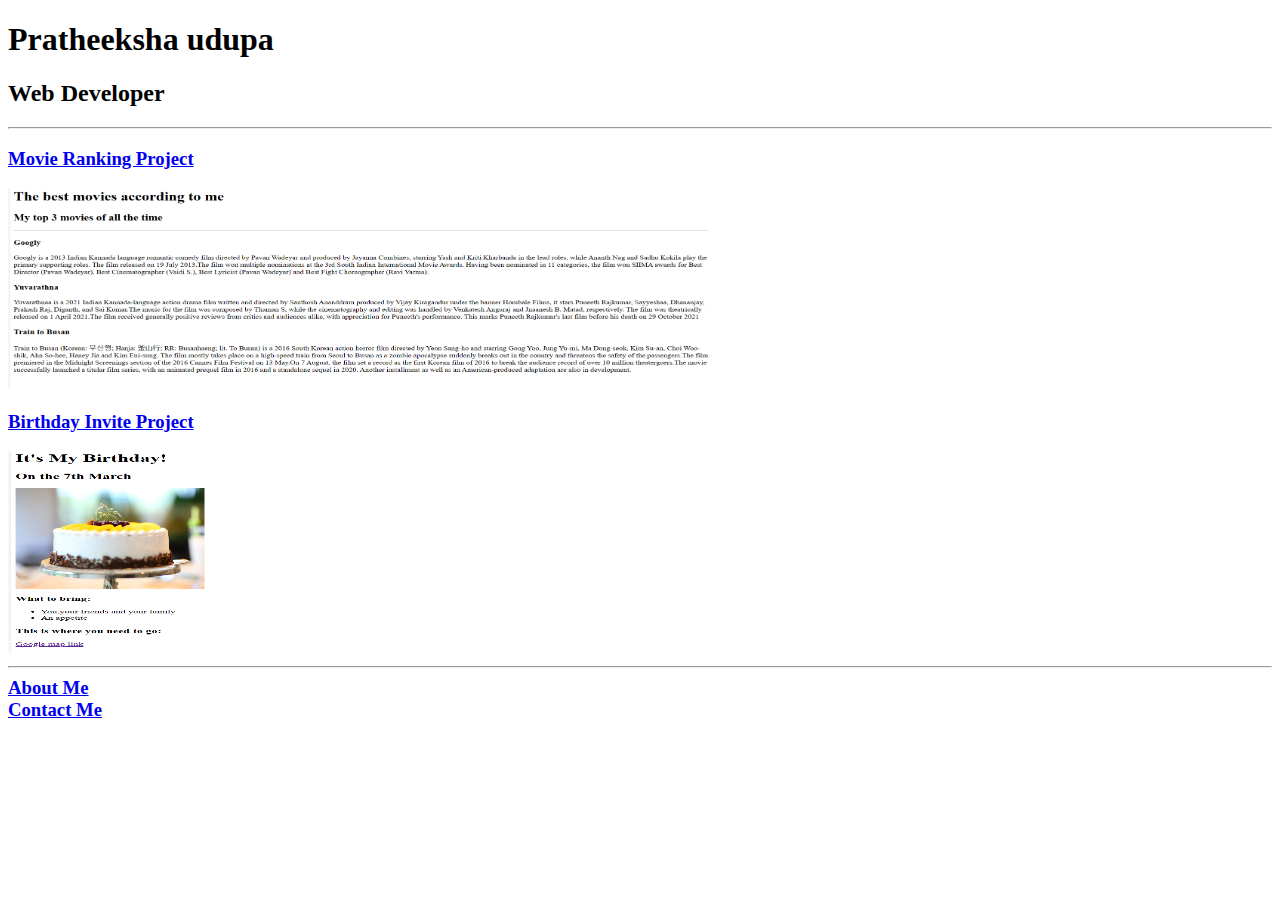
<file: index.html>
<!DOCTYPE html>
<html lang="en">
    <head>
        <meta charset="UTF-8">
        <title>Pratheeksha's portfolio</title>
    </head>
    <body>
        <h1>Pratheeksha udupa</h1>
        <h2>Web Developer</h2>
        <hr/>
        <h3><a href="./public/2.4 Movie Ranking Project/index.html">Movie Ranking Project</a></h3>
        <img src="./assets/mr.png" alt="movie ranking screenshot" height="200" width="700"/>
        <h3><a href="./public/3.4 Birthday Invite Project/index.html">Birthday Invite Project</a><h3>
        <img src="./assets/bday.png" alt="bday invite screenshot" height="200" width="200"/>
        <hr/>
        <a href="./public/about.html">About Me</a>
        <br/>
        <a href="./public/contact.html">Contact Me</a>

    </body>
</html>
</file>
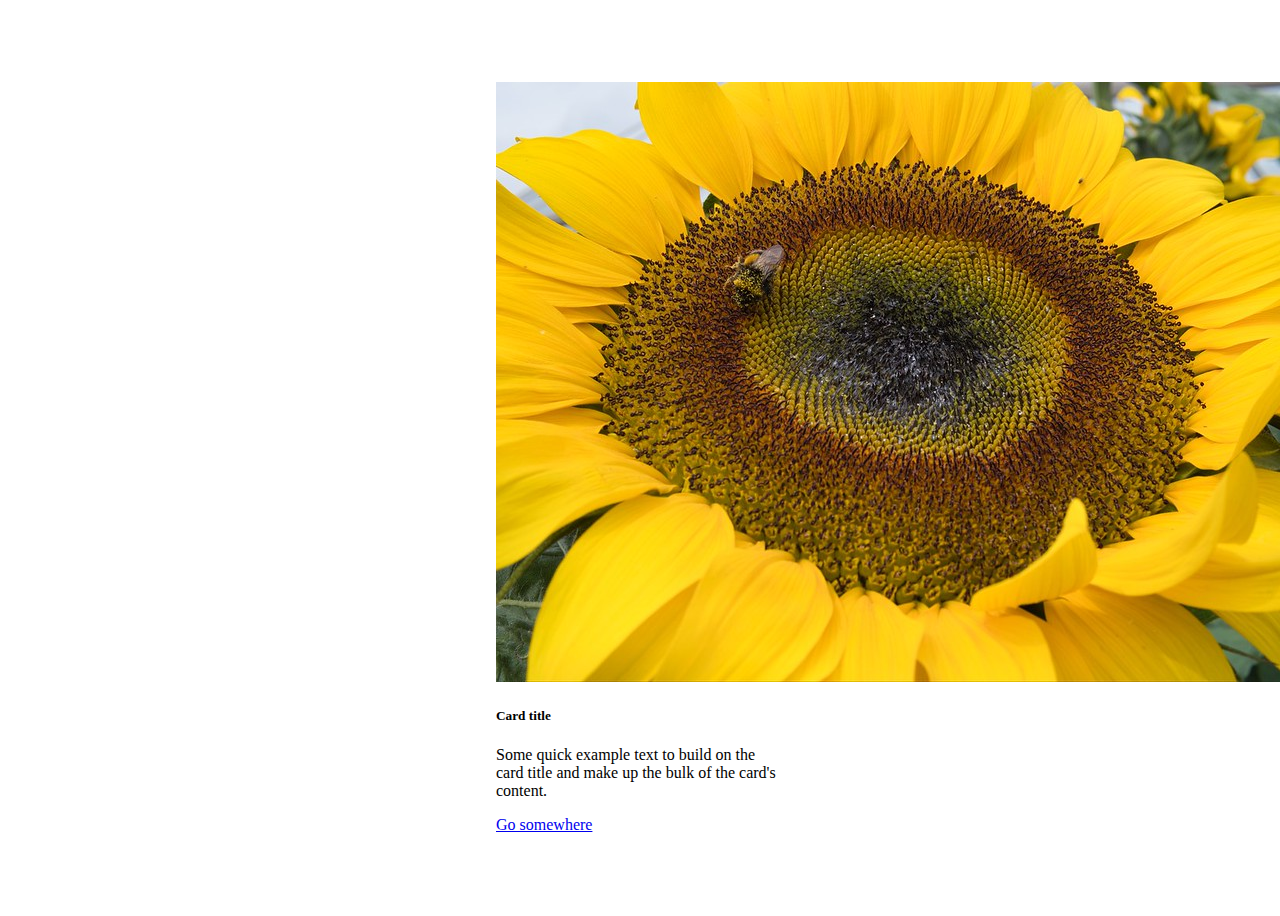
<file: bootstrap1/index.html>
<!doctype html>
<html lang="en">

<head>
  <meta charset="utf-8">
  <meta name="viewport" content="width=device-width, initial-scale=1">
  <title>Bootstrap</title>
  <!-- TODO 1: Add the Bootstrap link here. -->
  <link href="https://cdn.jsdelivr.net/npm/bootstrap@5.3.2/dist/css/bootstrap.min.css" rel="stylesheet" integrity="sha384-T3c6CoIi6uLrA9TneNEoa7RxnatzjcDSCmG1MXxSR1GAsXEV/Dwwykc2MPK8M2HN" crossorigin="anonymous">
  <style>
    .flex-container{
      display:flex;
      justify-content:center;
      align-items:center;
      height:100vh;
      /* margin:0; */
       }
    /* TODO 4: Use flexbox to center the card in the vertical and horizontal center. */
  </style>
</head>

<body>
  <div class="flex-container">
    <!-- TODO 2: Add the Bootstrap Prebuilt Card here -->
    <div class="card" style="width: 18rem;">
      <img src="./flower.jpg" class="card-img-top" alt="flower">
      <div class="card-body">
        <h5 class="card-title">Card title</h5>
        <p class="card-text">Some quick example text to build on the card title and make up the bulk of the card's content.</p>
        <a href="#" class="btn btn-primary">Go somewhere</a>
      </div>
    </div>
    <!-- TODO 3: Change the image src to display the flower.jpg image. -->
  </div>
</body>

</html>
</file>
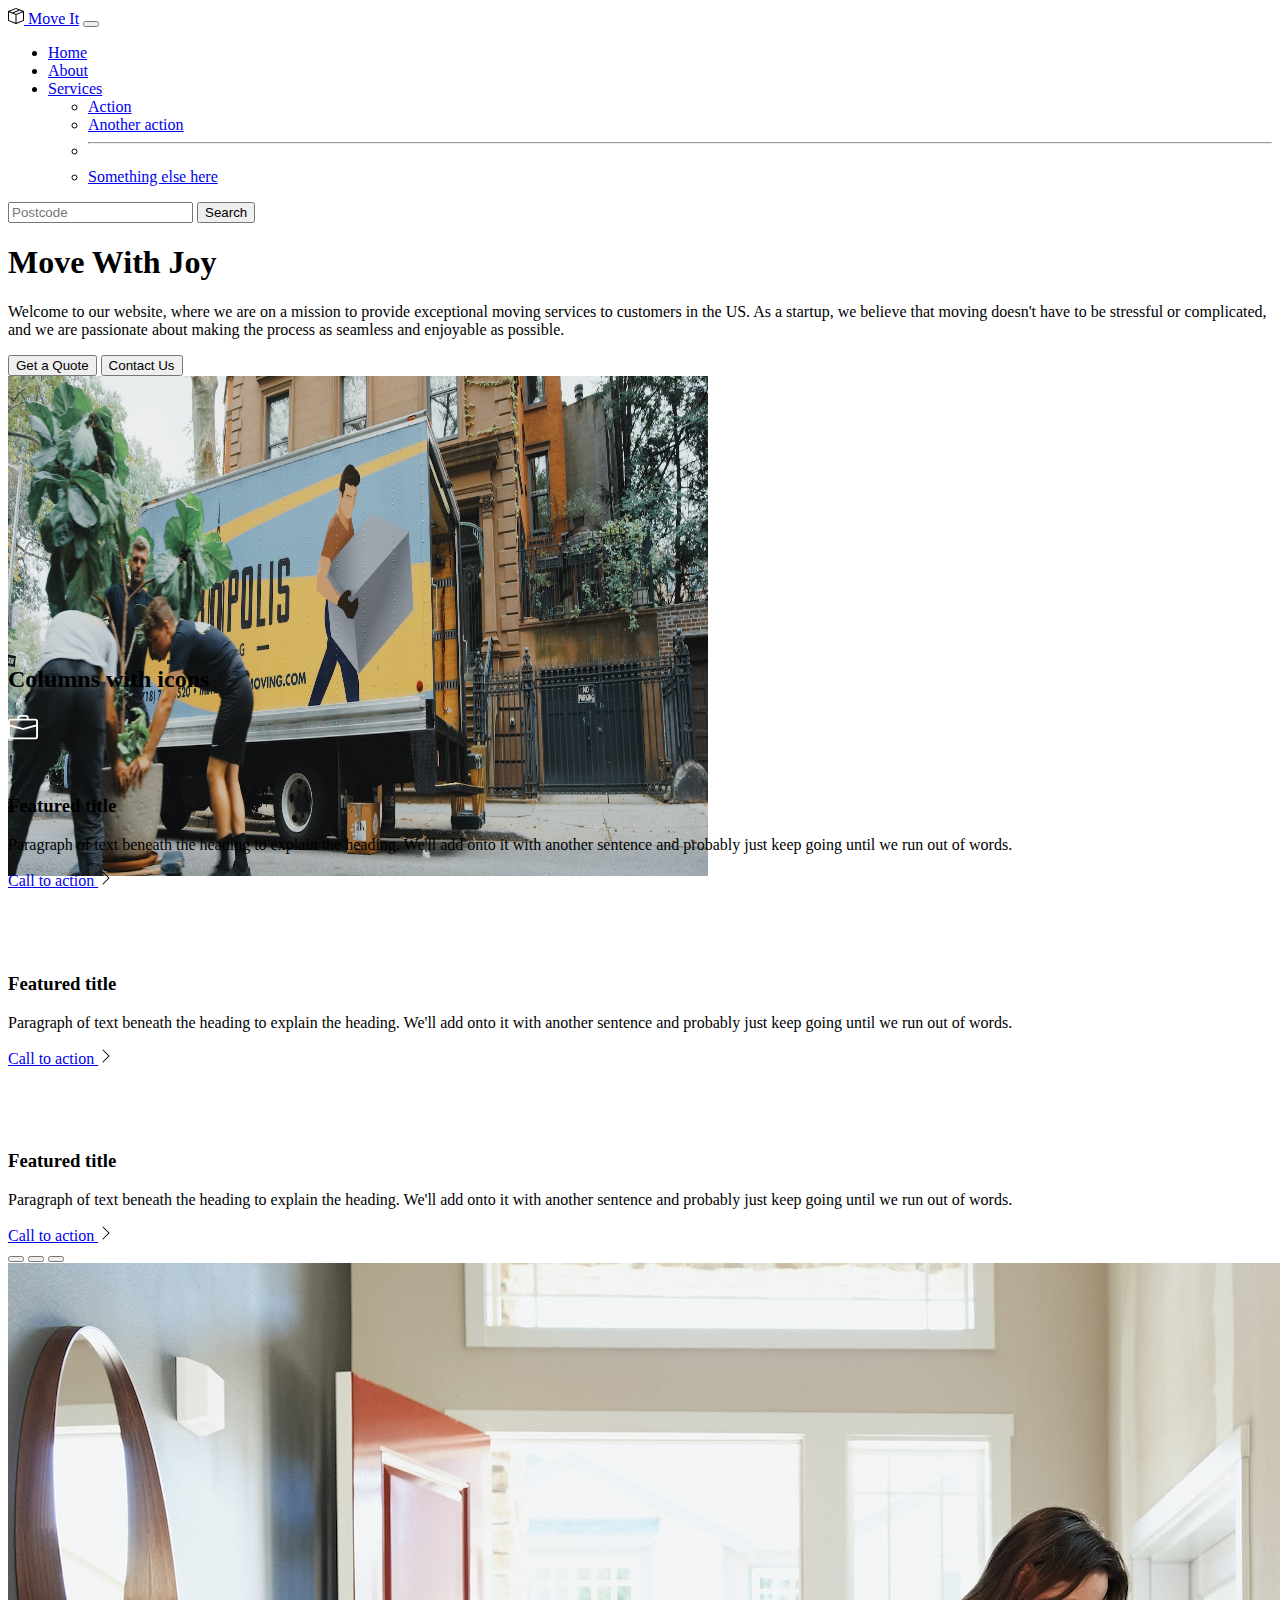
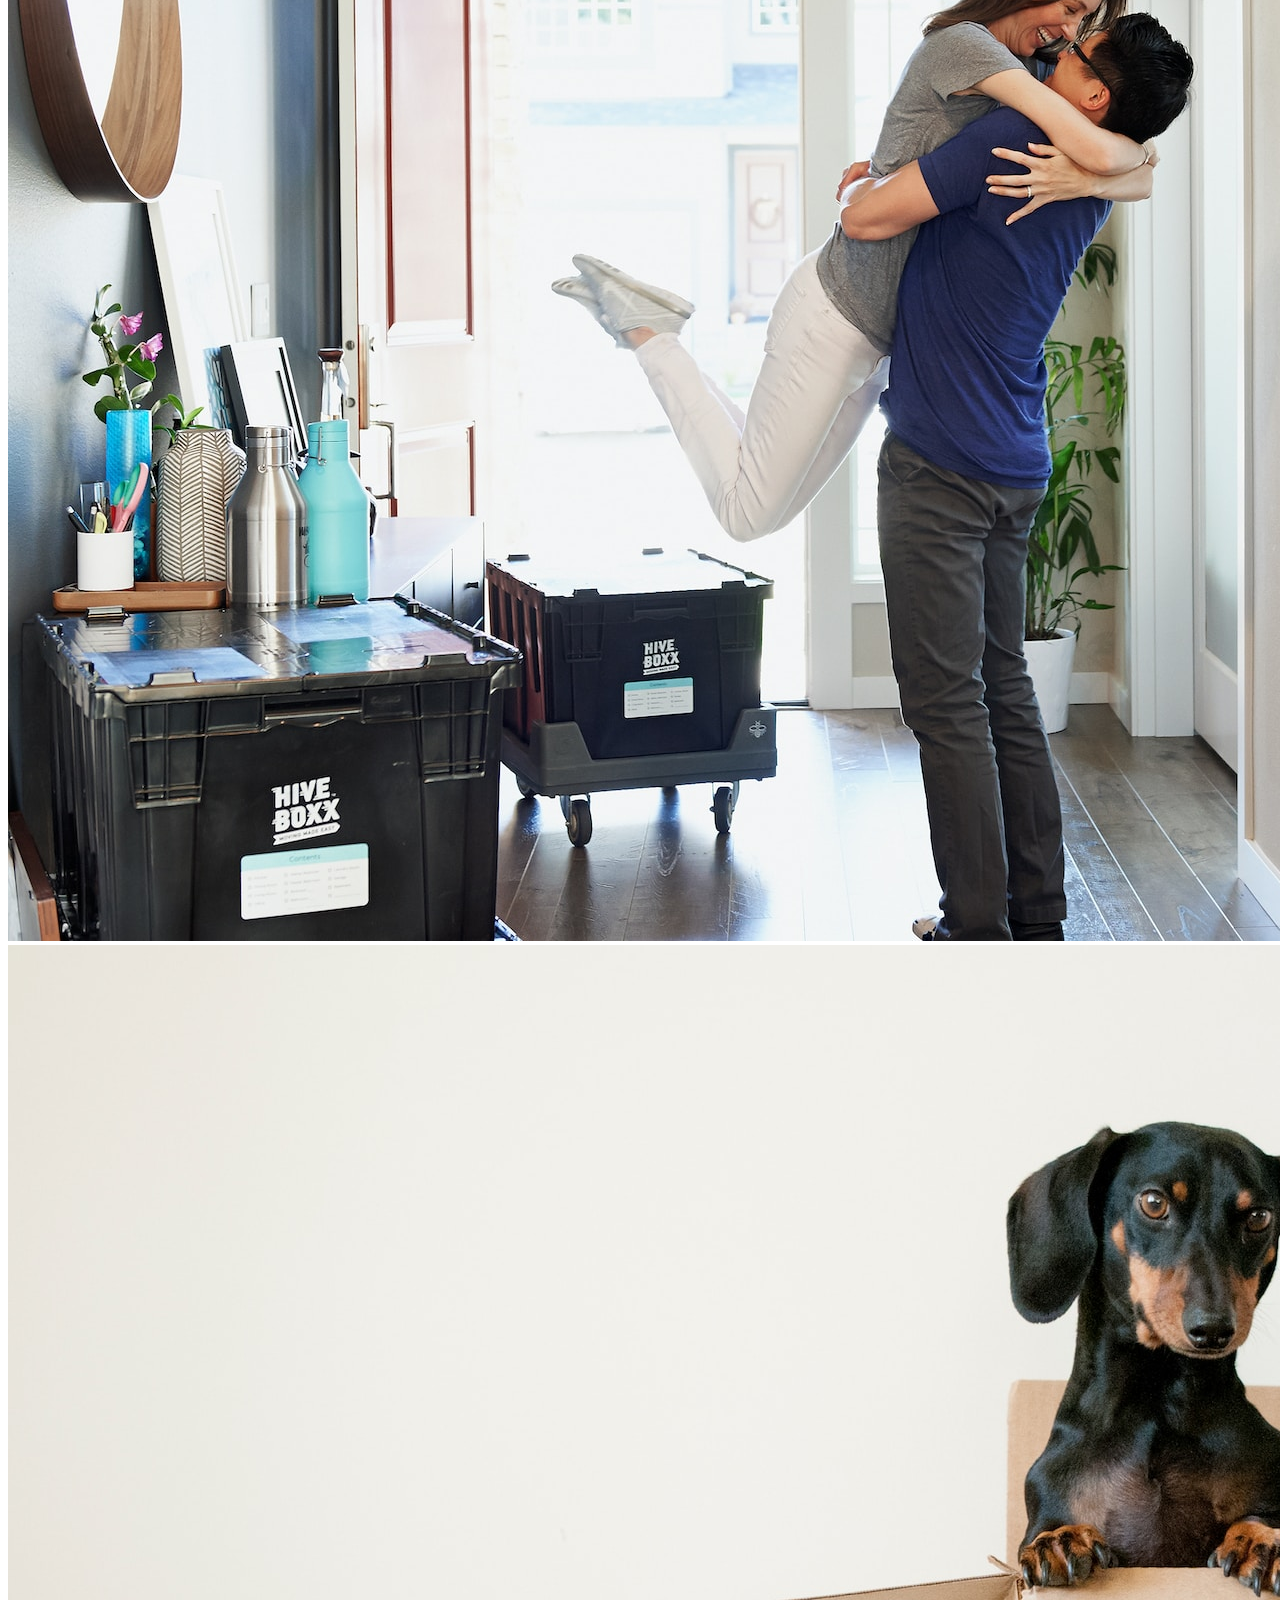
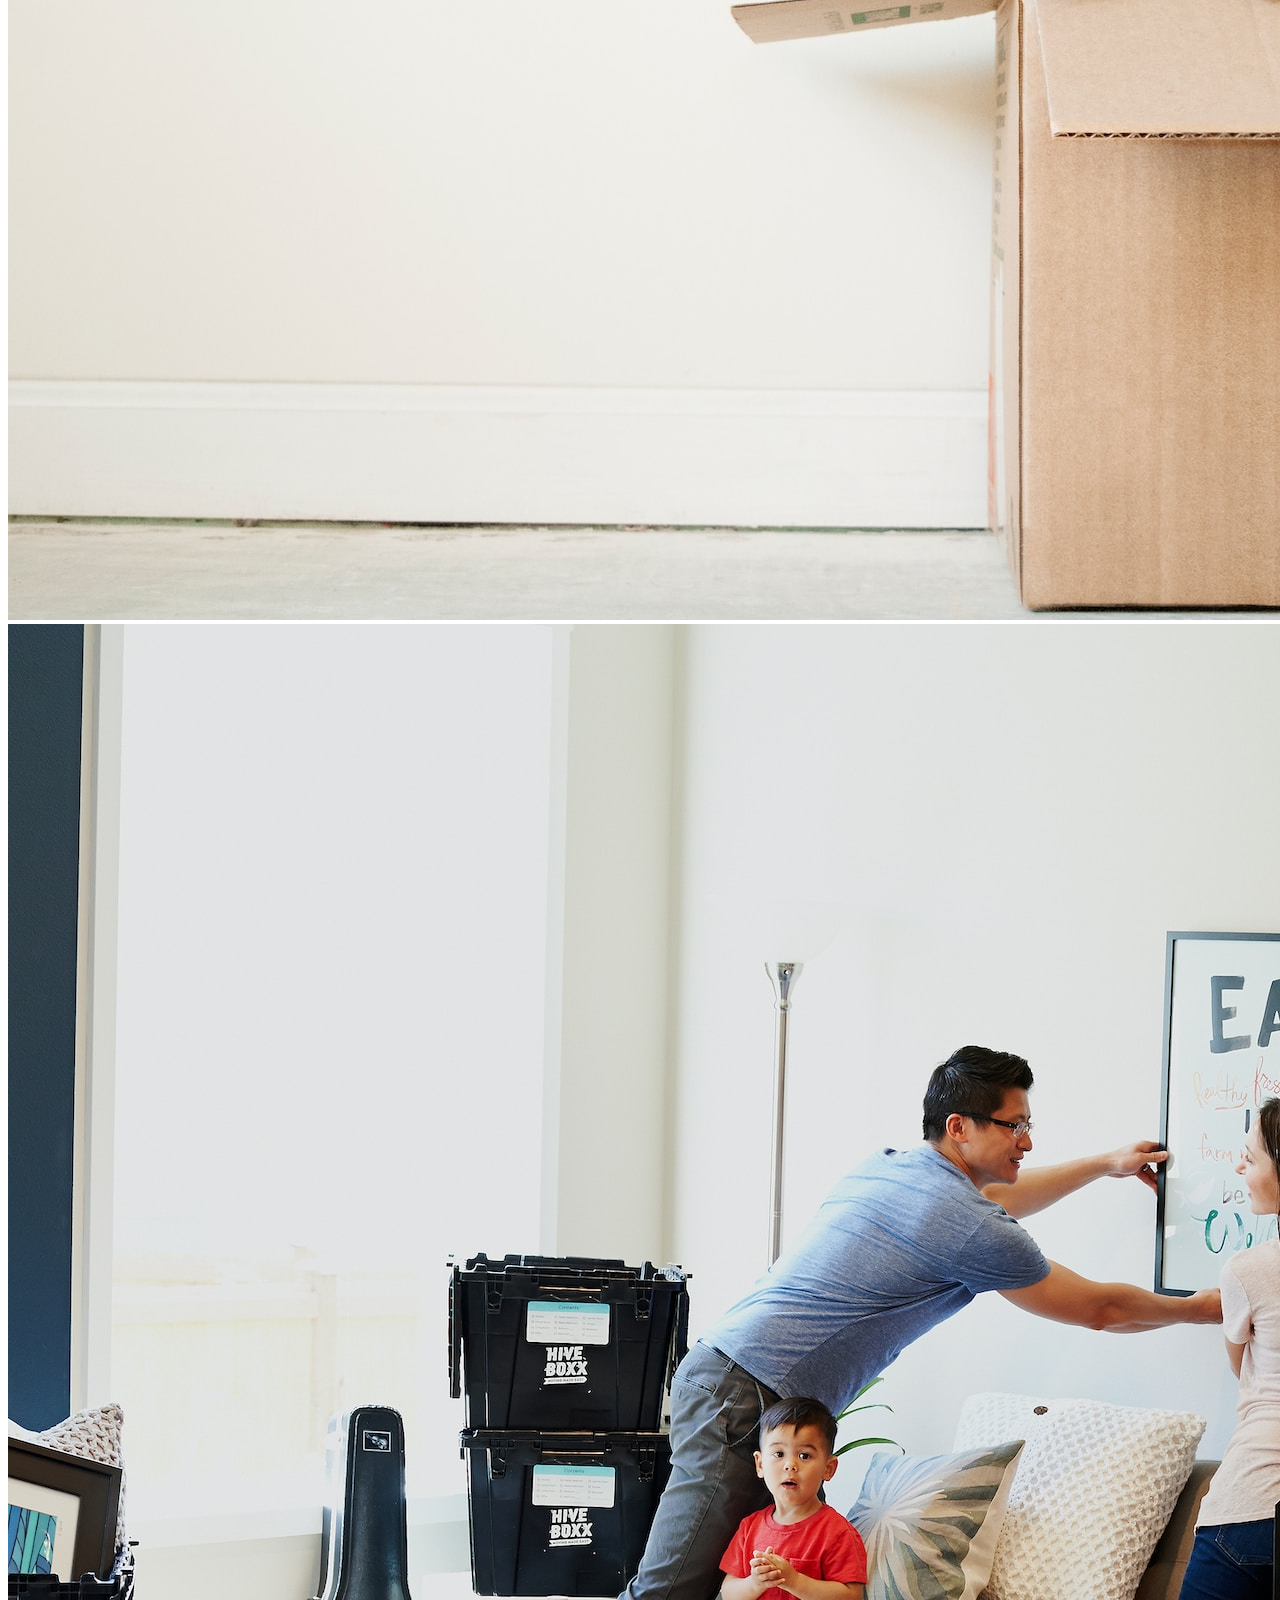
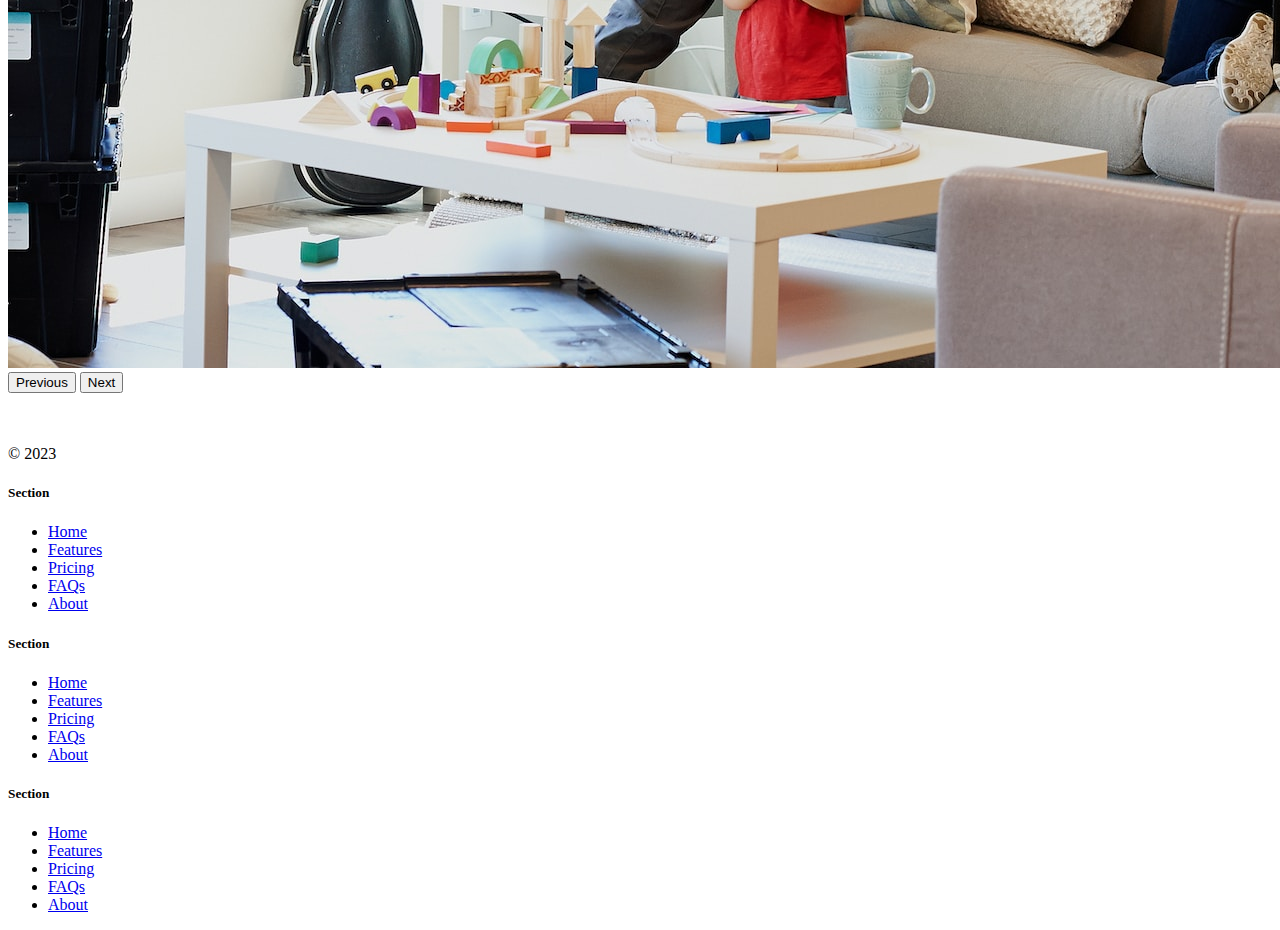
<file: bootstrap2/index.html>
<!DOCTYPE html>
<html lang="en" data-bs-theme="dark">

<head>
  <meta charset="UTF-8">
  <meta name="viewport" content="width=device-width, initial-scale=1.0">
  <title>Bootstrap Components</title>
  <link href="https://cdn.jsdelivr.net/npm/bootstrap@5.3.0-alpha2/dist/css/bootstrap.min.css" rel="stylesheet"
    integrity="sha384-aFq/bzH65dt+w6FI2ooMVUpc+21e0SRygnTpmBvdBgSdnuTN7QbdgL+OapgHtvPp" crossorigin="anonymous">
  <style>
.feature-icon {
    width: 4rem;
    height: 4rem;
    border-radius: 0.75rem;
}
/* #carouselExampleIndicators{
  
  display:block;
  margin:100px;
} */
  </style>
</head>

<body>
<!-- <button type="button" class="btn btn-success">Success</button> -->
<nav class="navbar navbar-expand-lg bg-body-tertiary">
  <div class="container-fluid">
    <a class="navbar-brand" href="#" >
      <!-- <img src="./dog.jpg " height=30px alt="dog"> -->
      <img src="./box-seam.svg" alt="box">
      Move It</a>
    <button class="navbar-toggler" type="button" data-bs-toggle="collapse" data-bs-target="#navbarSupportedContent" aria-controls="navbarSupportedContent" aria-expanded="false" aria-label="Toggle navigation">
      <span class="navbar-toggler-icon"></span>
    </button>
    <div class="collapse navbar-collapse" id="navbarSupportedContent">
      <ul class="navbar-nav me-auto mb-2 mb-lg-0">
        <li class="nav-item">
          <a class="nav-link active" aria-current="page" href="#">Home</a>
        </li>
        <li class="nav-item">
          <a class="nav-link" href="#">About</a>
        </li>
        <li class="nav-item dropdown">
          <a class="nav-link dropdown-toggle" href="#" role="button" data-bs-toggle="dropdown" aria-expanded="false">
            Services
          </a>
          <ul class="dropdown-menu">
            <li><a class="dropdown-item" href="#">Action</a></li>
            <li><a class="dropdown-item" href="#">Another action</a></li>
            <li><hr class="dropdown-divider"></li>
            <li><a class="dropdown-item" href="#">Something else here</a></li>
          </ul>
        </li>
        <!-- <li class="nav-item">
          <a class="nav-link disabled" aria-disabled="true">Disabled</a>
        </li> -->
      </ul>
      <form class="d-flex" role="search">
        <input class="form-control me-2" type="search" placeholder="Postcode" aria-label="Search">
        <button class="btn btn-outline-success" type="submit">Search</button>
      </form>
    </div>
  </div>
</nav>

<div class="px-4 pt-5 my-5 text-center border-bottom">
  <h1 class="display-4 fw-bold text-body-emphasis">Move With Joy</h1>
  <div class="col-lg-6 mx-auto">
    <p class="lead mb-4">Welcome to our website, where we are on a mission to provide exceptional moving services to customers in the US. As a startup, we believe that moving doesn't have to be stressful or complicated, and we are passionate about making the process as seamless and enjoyable as possible.</p>
    <div class="d-grid gap-2 d-sm-flex justify-content-sm-center mb-5">
      <button type="button" class="btn btn-primary btn-lg px-4 me-sm-3" fdprocessedid="jxr19l">Get a Quote</button>
      <button type="button" class="btn btn-outline-secondary btn-lg px-4" fdprocessedid="u3xvcj">Contact Us</button>
    </div>
  </div>
  <div class="overflow-hidden" style="max-height: 30vh;">
    <div class="container px-5">
      <img src="./moving-van.jpg" class="img-fluid border rounded-3 shadow-lg mb-4" alt="Example image" width="700" height="500" loading="lazy">
    </div>
  </div>
</div>

<div class="container px-4 py-5" id="featured-3">
  <h2 class="pb-2 border-bottom">Columns with icons</h2>
  <div class="row g-4 py-5 row-cols-1 row-cols-lg-3">
    <div class="feature col">
      <div class="feature-icon d-inline-flex align-items-center justify-content-center text-bg-primary bg-gradient fs-2 mb-3">
        <!-- <svg class="bi" width="1em" height="1em"><use xlink:href="#collection"></use></svg> -->
        <img src="./briefcase.svg" alt="briefcase" height="30">
      </div>
      <h3 class="fs-2 text-body-emphasis">Featured title</h3>
      <p>Paragraph of text beneath the heading to explain the heading. We'll add onto it with another sentence and probably just keep going until we run out of words.</p>
      <a href="#" class="icon-link">
        Call to action
        <!-- <svg class="bi"> -->
          <!-- <use xlink:href="#chevron-right"></use> -->
        <!-- </svg> -->
        <img src="./chevron-right.svg" alt="symbol">
      </a>
    </div>
    <div class="feature col">
      <div class="feature-icon d-inline-flex align-items-center justify-content-center text-bg-primary bg-gradient fs-2 mb-3">
        <!-- <svg class="bi" width="1em" height="1em"><use xlink:href="#people-circle"></use></svg> -->
        <img src="./bus-front.svg" alt="bus-front" height="30">
      </div>
      <h3 class="fs-2 text-body-emphasis">Featured title</h3>
      <p>Paragraph of text beneath the heading to explain the heading. We'll add onto it with another sentence and probably just keep going until we run out of words.</p>
      <a href="#" class="icon-link">
        Call to action
        <!-- <svg class="bi"><use xlink:href="#chevron-right"></use></svg> -->
        <img src="./chevron-right.svg" alt="symbol">
        
      </a>
    </div>
    <div class="feature col">
      <div class="feature-icon d-inline-flex align-items-center justify-content-center text-bg-primary bg-gradient fs-2 mb-3">
        <!-- <svg class="bi" width="1em" height="1em"><use xlink:href="#toggles2"></use></svg> -->
        <img src="./chat-square-heart.svg" alt="heart" height="30" >
      </div>
      <h3 class="fs-2 text-body-emphasis">Featured title</h3>
      <p>Paragraph of text beneath the heading to explain the heading. We'll add onto it with another sentence and probably just keep going until we run out of words.</p>
      <a href="#" class="icon-link">
        Call to action
        <!-- <svg class="bi"><use xlink:href="#chevron-right"></use></svg> -->
        <img src="./chevron-right.svg" alt="symbol">
      </a>
    </div>
  </div>
</div>

<div class="container">
<div id="carouselExampleIndicators" class="carousel slide">
  <div class="carousel-indicators">
    <button type="button" data-bs-target="#carouselExampleIndicators" data-bs-slide-to="0" class="active" aria-current="true" aria-label="Slide 1"></button>
    <button type="button" data-bs-target="#carouselExampleIndicators" data-bs-slide-to="1" aria-label="Slide 2"></button>
    <button type="button" data-bs-target="#carouselExampleIndicators" data-bs-slide-to="2" aria-label="Slide 3"></button>
  </div>
  <div class="carousel-inner">
    <div class="carousel-item active">
      <img src="./couple.jpg" class="d-block w-100" alt="couple">
    </div>
    <div class="carousel-item">
      <img src="./dog.jpg" class="d-block w-100" alt="dog">
    </div>
    <div class="carousel-item">
      <img src="./family.jpg" class="d-block w-100" alt="family">
    </div>
  </div>
  <button class="carousel-control-prev" type="button" data-bs-target="#carouselExampleIndicators" data-bs-slide="prev">
    <span class="carousel-control-prev-icon" aria-hidden="true"></span>
    <span class="visually-hidden">Previous</span>
  </button>
  <button class="carousel-control-next" type="button" data-bs-target="#carouselExampleIndicators" data-bs-slide="next">
    <span class="carousel-control-next-icon" aria-hidden="true"></span>
    <span class="visually-hidden">Next</span>
  </button>
</div>
</div>


<div class="container">
  <footer class="row row-cols-1 row-cols-sm-2 row-cols-md-5 py-5 my-5 border-top">
    <div class="col mb-3">
      <a href="/" class="d-flex align-items-center mb-3 link-body-emphasis text-decoration-none">
        <svg class="bi me-2" width="40" height="32"><use xlink:href="#bootstrap"></use></svg>
      </a>
      <p class="text-body-secondary">© 2023</p>
    </div>

    <div class="col mb-3">

    </div>

    <div class="col mb-3">
      <h5>Section</h5>
      <ul class="nav flex-column">
        <li class="nav-item mb-2"><a href="#" class="nav-link p-0 text-body-secondary">Home</a></li>
        <li class="nav-item mb-2"><a href="#" class="nav-link p-0 text-body-secondary">Features</a></li>
        <li class="nav-item mb-2"><a href="#" class="nav-link p-0 text-body-secondary">Pricing</a></li>
        <li class="nav-item mb-2"><a href="#" class="nav-link p-0 text-body-secondary">FAQs</a></li>
        <li class="nav-item mb-2"><a href="#" class="nav-link p-0 text-body-secondary">About</a></li>
      </ul>
    </div>

    <div class="col mb-3">
      <h5>Section</h5>
      <ul class="nav flex-column">
        <li class="nav-item mb-2"><a href="#" class="nav-link p-0 text-body-secondary">Home</a></li>
        <li class="nav-item mb-2"><a href="#" class="nav-link p-0 text-body-secondary">Features</a></li>
        <li class="nav-item mb-2"><a href="#" class="nav-link p-0 text-body-secondary">Pricing</a></li>
        <li class="nav-item mb-2"><a href="#" class="nav-link p-0 text-body-secondary">FAQs</a></li>
        <li class="nav-item mb-2"><a href="#" class="nav-link p-0 text-body-secondary">About</a></li>
      </ul>
    </div>

    <div class="col mb-3">
      <h5>Section</h5>
      <ul class="nav flex-column">
        <li class="nav-item mb-2"><a href="#" class="nav-link p-0 text-body-secondary">Home</a></li>
        <li class="nav-item mb-2"><a href="#" class="nav-link p-0 text-body-secondary">Features</a></li>
        <li class="nav-item mb-2"><a href="#" class="nav-link p-0 text-body-secondary">Pricing</a></li>
        <li class="nav-item mb-2"><a href="#" class="nav-link p-0 text-body-secondary">FAQs</a></li>
        <li class="nav-item mb-2"><a href="#" class="nav-link p-0 text-body-secondary">About</a></li>
      </ul>
    </div>
  </footer>
</div>

<script src="https://cdn.jsdelivr.net/npm/bootstrap@5.3.2/dist/js/bootstrap.bundle.min.js" integrity="sha384-C6RzsynM9kWDrMNeT87bh95OGNyZPhcTNXj1NW7RuBCsyN/o0jlpcV8Qyq46cDfL" crossorigin="anonymous"></script>
</body>

</html>
</file>
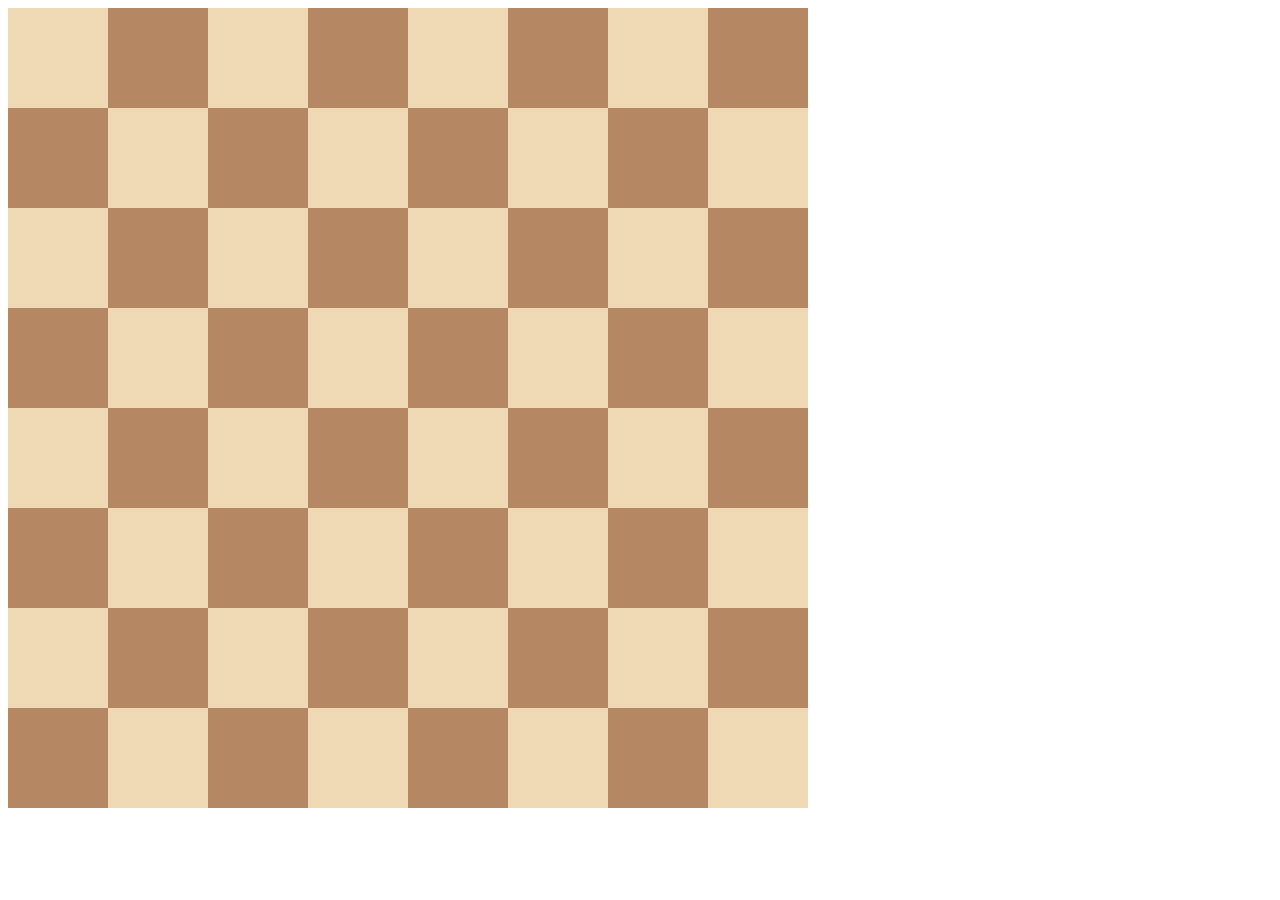
<file: chessboard using grid/index.html>
<!DOCTYPE html>
<html>

<head>
  <title>Chessboard</title>
  <style>
    .container {
      width: 800px;
      display: grid;
      grid-template-columns: 1fr 1fr 1fr 1fr 1fr 1fr 1fr 1fr;
      grid-template-rows: 1fr 1fr 1fr 1fr 1fr 1fr 1fr 1fr;
    }

    .white {
      height: 100px;
      width: 100px;
      background-color: #f0d9b5;
    }

    .black {
      height: 100px;
      width: 100px;
      background-color: #b58863;
    }
  </style>
</head>

<body>
  <div class="container">
    <div class="white"></div>
    <div class="black"></div>
    <div class="white"></div>
    <div class="black"></div>
    <div class="white"></div>
    <div class="black"></div>
    <div class="white"></div>
    <div class="black"></div>
    <div class="black"></div>
    <div class="white"></div>
    <div class="black"></div>
    <div class="white"></div>
    <div class="black"></div>
    <div class="white"></div>
    <div class="black"></div>
    <div class="white"></div>
    <div class="white"></div>
    <div class="black"></div>
    <div class="white"></div>
    <div class="black"></div>
    <div class="white"></div>
    <div class="black"></div>
    <div class="white"></div>
    <div class="black"></div>
    <div class="black"></div>
    <div class="white"></div>
    <div class="black"></div>
    <div class="white"></div>
    <div class="black"></div>
    <div class="white"></div>
    <div class="black"></div>
    <div class="white"></div>
    <div class="white"></div>
    <div class="black"></div>
    <div class="white"></div>
    <div class="black"></div>
    <div class="white"></div>
    <div class="black"></div>
    <div class="white"></div>
    <div class="black"></div>
    <div class="black"></div>
    <div class="white"></div>
    <div class="black"></div>
    <div class="white"></div>
    <div class="black"></div>
    <div class="white"></div>
    <div class="black"></div>
    <div class="white"></div>
    <div class="white"></div>
    <div class="black"></div>
    <div class="white"></div>
    <div class="black"></div>
    <div class="white"></div>
    <div class="black"></div>
    <div class="white"></div>
    <div class="black"></div>
    <div class="black"></div>
    <div class="white"></div>
    <div class="black"></div>
    <div class="white"></div>
    <div class="black"></div>
    <div class="white"></div>
    <div class="black"></div>
    <div class="white"></div>
  </div>
</body>

</html>
</file>
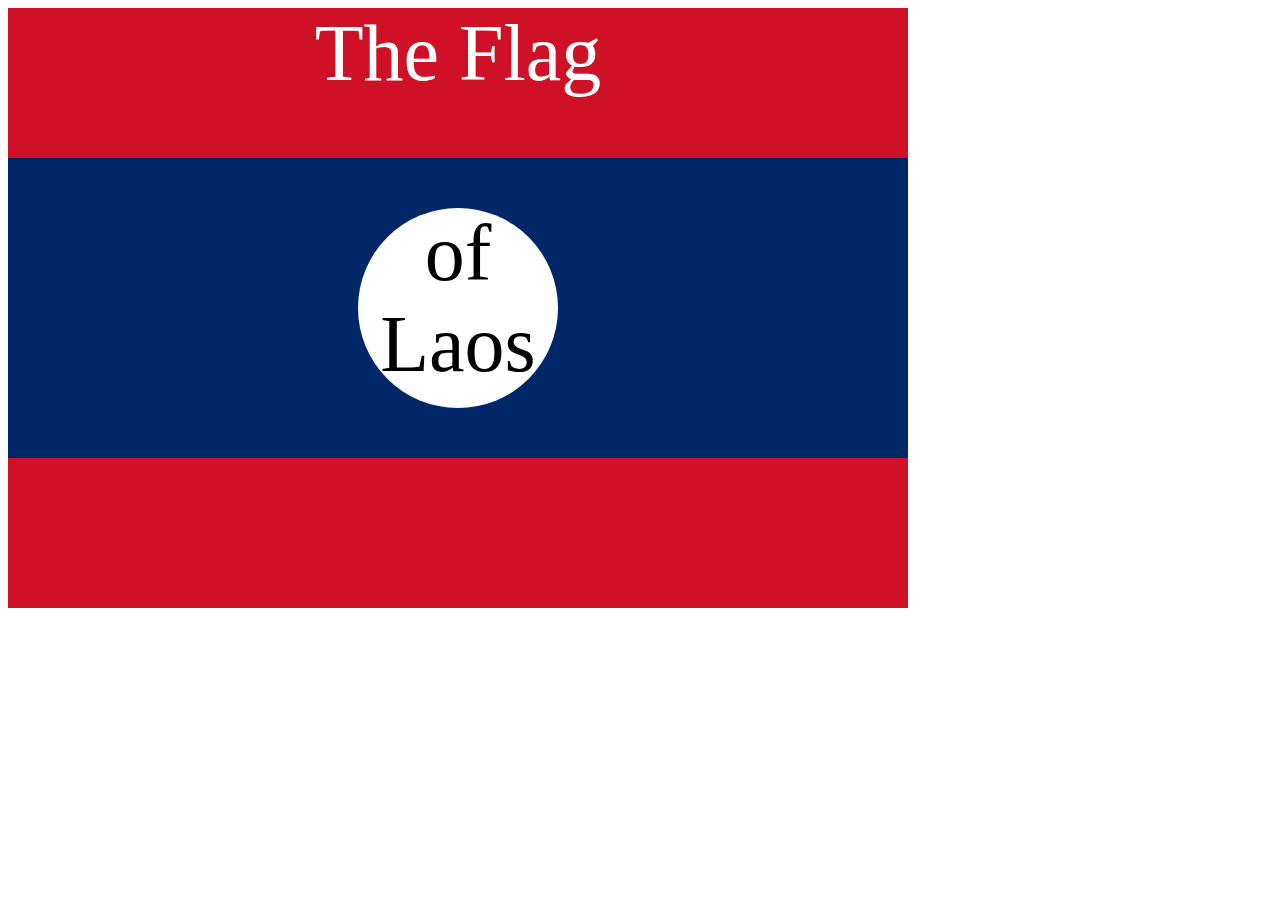
<file: flag/index.html>
<!DOCTYPE html>
<html lang="en">

<head>
  <meta charset="UTF-8">
  <title>CSS Flag Project</title>
  <style>
    
    
    .flag{
      background-color:rgb(206, 17, 38);
      height:600px;
      width:900px;
      position:relative;
      /* border:4px solid white; */
    }
    p{
color:white;
margin:0px;
font-size:80px;
text-align:center;

/* font-size:3rem; */
    }
    div>div>p{
      color:black;
   
    
    }
    /* .flag>p{
      color:white;
  
    } */
    .flag div>div{
      background-color: white;
      height:200px;
      width:200px;
      border-radius:50%;
      position:absolute;
        /* margin:0px; */
    top:50px; 
      left:350px; 
      /* bottom:150px; */
      /* color:black; */
    }
    .flag>div{
      background-color: rgb(0, 40, 104);
      width:100%;
      height:300px;
      position:absolute;
      top:150px;
    }
  </style>
</head>


<body>
  <div class="flag">
    <p>The Flag</p>
    <div>
      <div>
        <p>of Laos</p>
      </div>
    </div>
  </div>
</body>

</html>
</file>
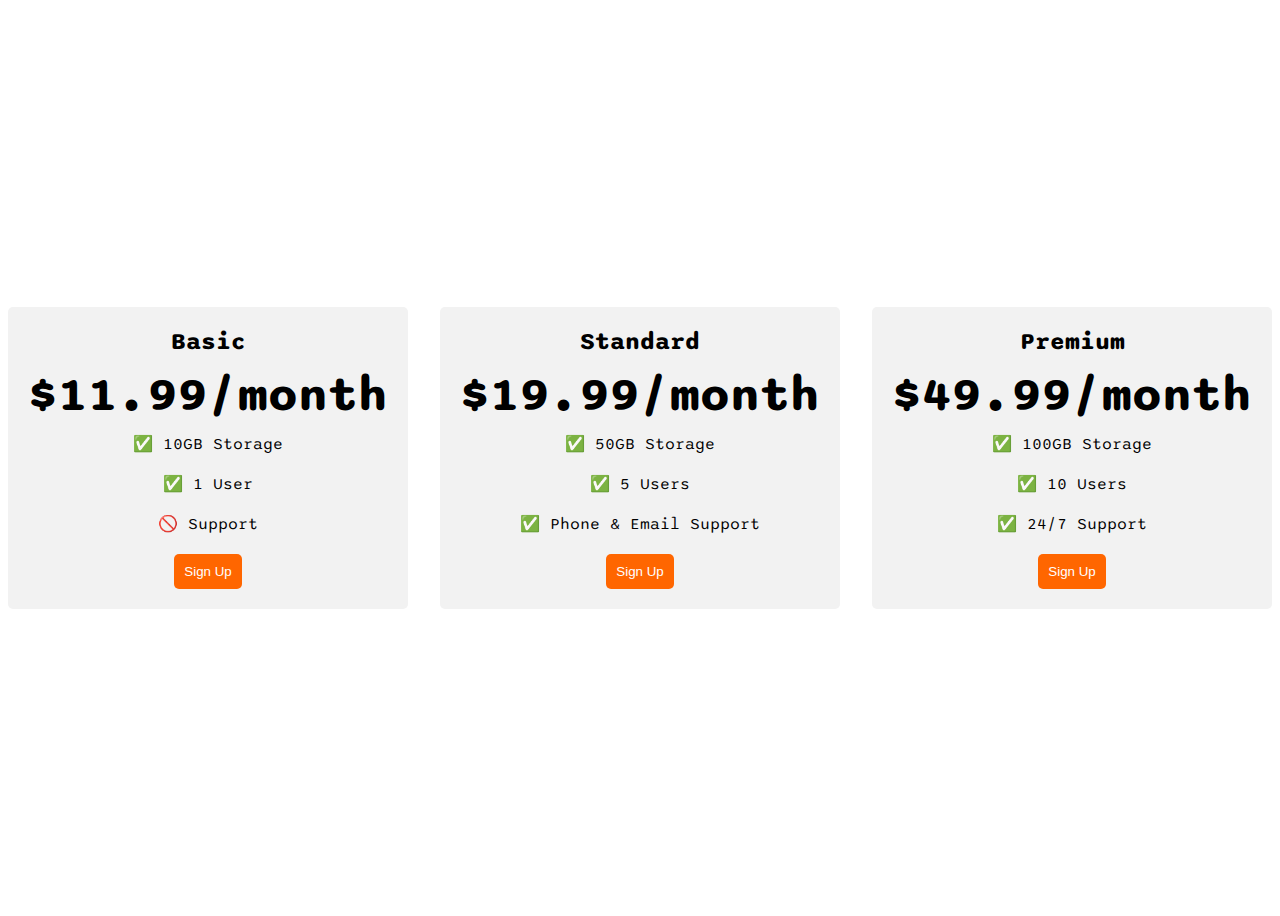
<file: Flexbox Pricing Table/index.html>
<!DOCTYPE html>
<html>

<head>
  <title>Flexbox Pricing Table</title>
  <link rel="preconnect" href="https://fonts.googleapis.com">
  <link rel="preconnect" href="https://fonts.gstatic.com" crossorigin>
  <link href="https://fonts.googleapis.com/css2?family=Sono:wght@400;700&display=swap" rel="stylesheet">
  <style>
    body {
      font-family: 'Sono', sans-serif;
    }

    .pricing-container {
      display: flex;
      justify-content: center;
      align-items: center;
      height: 100vh;
      gap: 2rem;
    }

    .pricing-plan {
      flex: 1;
      max-width: 400px;
      padding: 20px;
      background-color: #f2f2f2;
      border-radius: 5px;
      text-align: center;
    }

    .plan-title {
      font-size: 24px;
      font-weight: bold;
      margin-bottom: 10px;
    }

    .plan-price {
      font-size: 48px;
      font-weight: bold;
      margin-bottom: 10px;
    }

    .plan-features {
      list-style: none;
      padding: 0;
      margin: 0;
    }

    .plan-features li {
      margin-bottom: 20px;
    }

    .plan-button {
      padding: 10px;
      background-color: #ff6600;
      color: #fff;
      border-radius: 5px;
      border: none;
    }

    @media (max-width: 1250px) {
      .pricing-container {
        flex-direction: column;
        height: 100%;
      }
    }
  </style>
</head>

<body>
  <div class="pricing-container">
    <div class="pricing-plan">
      <div class="plan-title">Basic</div>
      <div class="plan-price">$11.99/month</div>
      <ul class="plan-features">
        <li>✅ 10GB Storage</li>
        <li>✅ 1 User</li>
        <li>🚫 Support</li>
      </ul>
      <button class="plan-button">Sign Up</a>
    </div>
    <div class="pricing-plan">
      <div class="plan-title">Standard</div>
      <div class="plan-price">$19.99/month</div>
      <ul class="plan-features">
        <li>✅ 50GB Storage</li>
        <li>✅ 5 Users</li>
        <li>✅ Phone &amp; Email Support</li>
      </ul>
      <button class="plan-button">Sign Up</a>
    </div>
    <div class="pricing-plan">
      <div class="plan-title">Premium</div>
      <div class="plan-price">$49.99/month</div>
      <ul class="plan-features">
        <li>✅ 100GB Storage</li>
        <li>✅ 10 Users</li>
        <li>✅ 24/7 Support</li>
      </ul>
      <button class="plan-button">Sign Up</a>
    </div>
  </div>

</body>

</html>
</file>
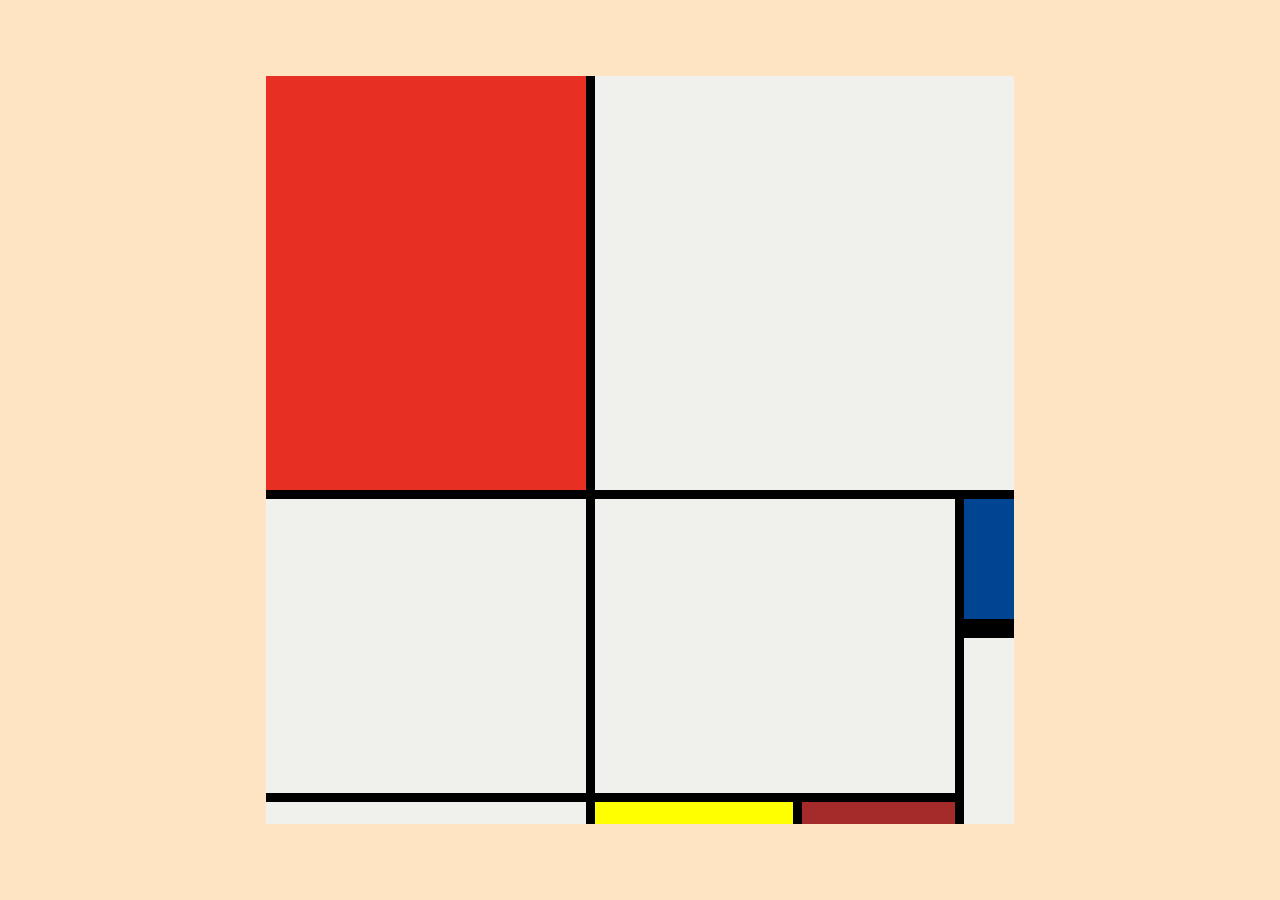
<file: Mondrian Project using grid/index.html>
<!DOCTYPE html>
<html lang="en">

<head>
  <meta charset="UTF-8">
  <!-- <meta name="viewport" content="width=device-width, initial-scale=1.0"> -->
  <title>Mondrian Project</title>
  <style>
    body{
      display:flex;
      justify-content: center;
       align-items: center; 
      margin:0px;
      background-color: bisque;
      height:100vh;
    }
    .container{
      display:grid;
  gap: 9px;
  grid-template-rows:414px 130px 155px 22px;
  grid-template-columns:320px 198px 153px 50px;
  background-color:#000;
  /* grid-template-columns: 1fr 2fr; */
  height:748px;
  width:748px;
    }
    .item{
      background-color: #F0F1EC;
    }
    .red{
      background-color:#E72F24;
    }
    .grey1{
       grid-column:span 3;
    }
    .grey2{
      
      /* grid-area:2/1/4/4; */
      grid-row: span 2;
    }
    .grey3{
    /* grid-template-columns:span 2; */
    grid-area:2/2/4/4;
  } 
    .blue{
      background-color: #004592; 
      border-bottom:10px solid black;
    }
    .grey4{
    grid-row: span 2;
  } 
    .yellow{
      background-color: yellow;
      /* grid-area:4/2/5/3; */
    }
    .black{
      background-color:brown;
      /* grid-area:4/3/5/4; */
    }
  </style>
</head>

<body>
 
  <div class="container">
    <div class="item red"></div>
    <div class="item grey1"></div>
    <div class="item grey2"></div>
    <div class="item grey3"></div>
    <div class="item blue"></div>
    <div class="item grey4"></div>
    <div class="item grey5"></div>
    <div class="item yellow"></div>
    <div class="item black"></div>
  </div>
</body>

</html>
</file>
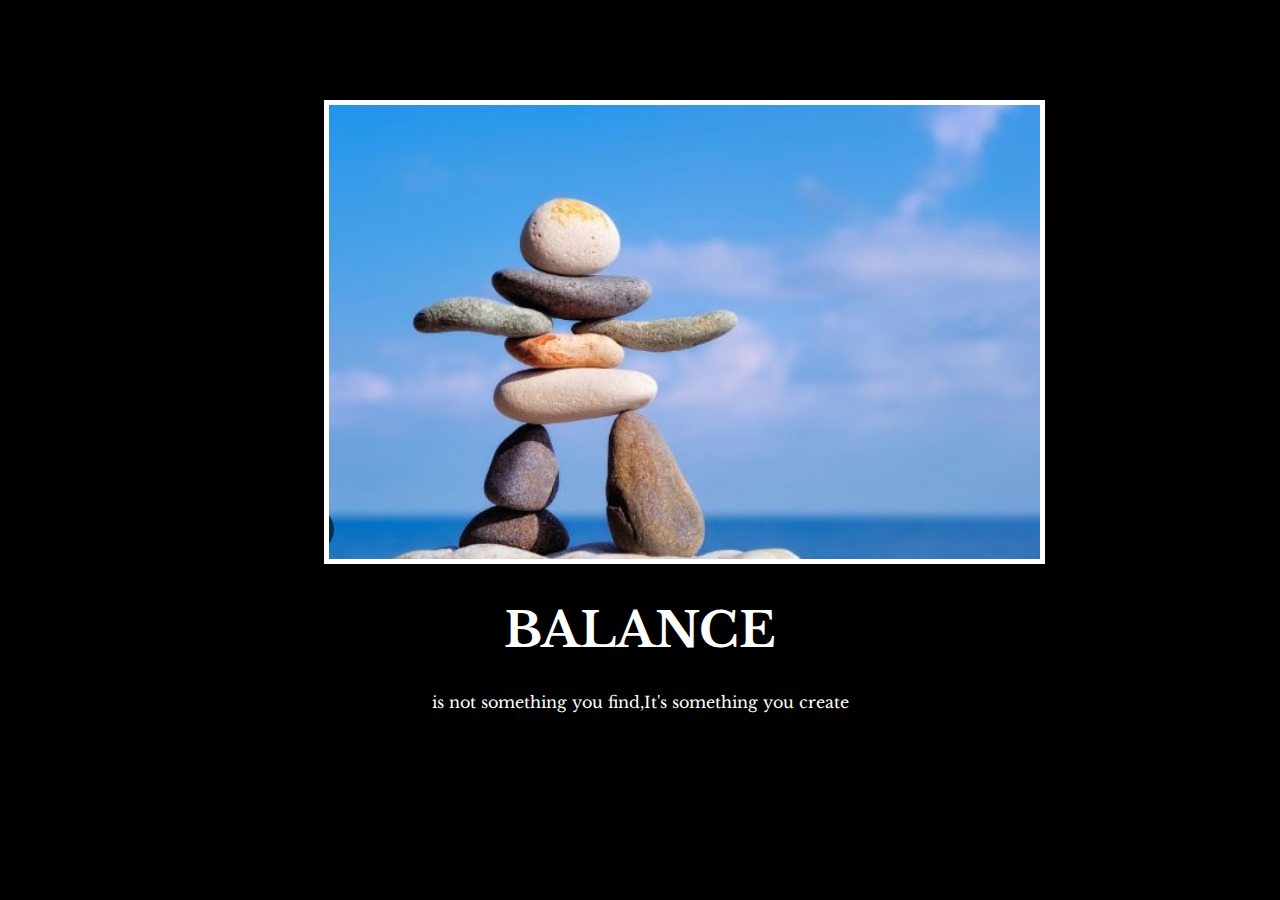
<file: second/index.html>
<!DOCTYPE html>
<html lang="en">
  <head>
    <meta charset="UTF-8">
    <link rel="stylesheet" href="style.css"/>
    <link rel="preconnect" href="https://fonts.googleapis.com">
<link rel="preconnect" href="https://fonts.gstatic.com" crossorigin>
<link href="https://fonts.googleapis.com/css2?family=Caveat&family=Libre+Baskerville&display=swap" rel="stylesheet">
  </head>
  <body>
    <div>
    <img src="./assets/balance.png" alt="girl" />
    <h1>balance</h1>
    <p>is not something you find,It's something you create</p>
    </div>


  </body>
</html>
</file>
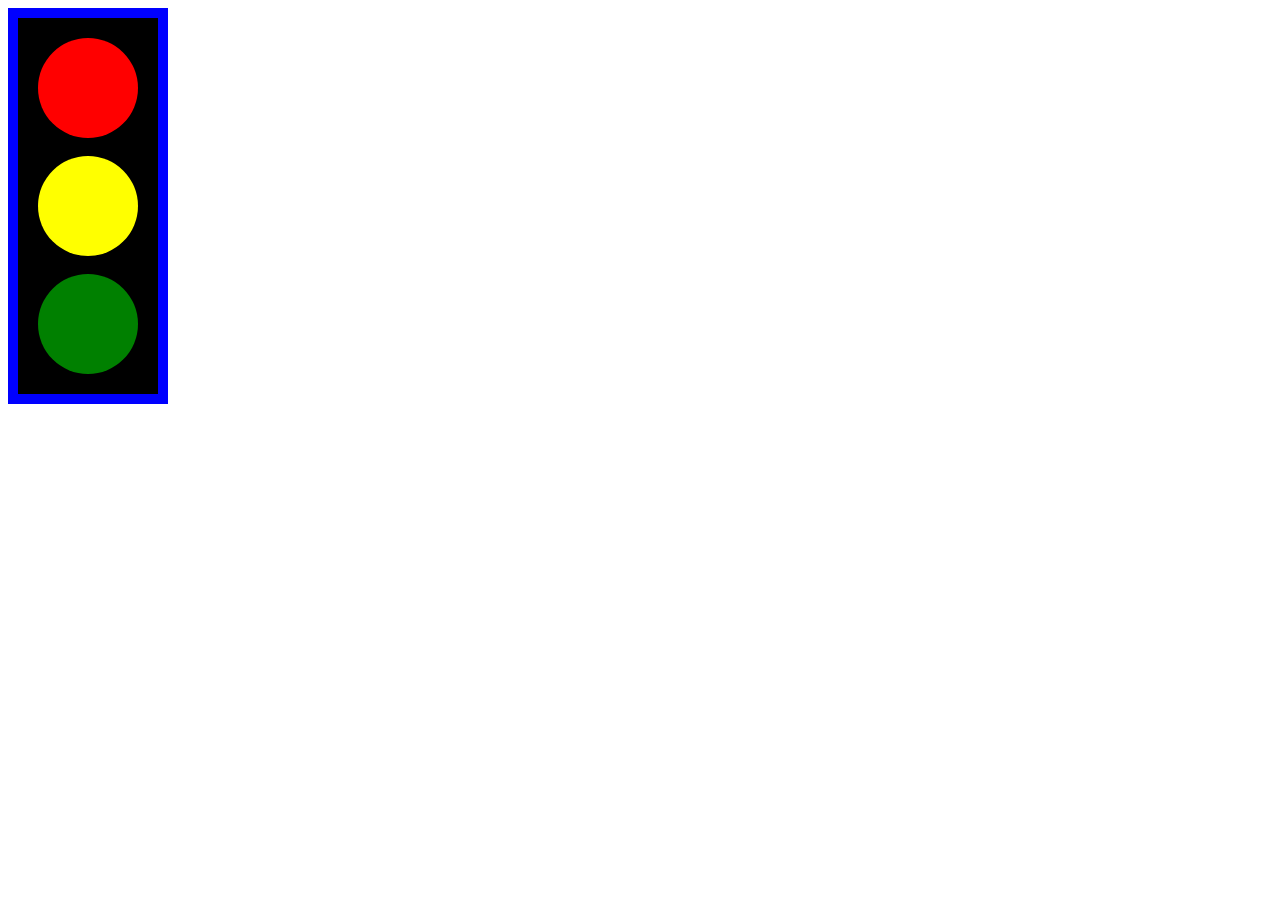
<file: trafficsignal/index.html>
<!DOCTYPE html>
<head>
    <title>level 2 practice set 1</title>
    <link rel="stylesheet" href="style3.css"/>
</head>
<body>
    <div id="main">
    <div id="one"> </div>
    <br>
    <div id="two"> </div>
    <br>
    <div id="three"> </div>
</div>
</body>
</html>
</file>
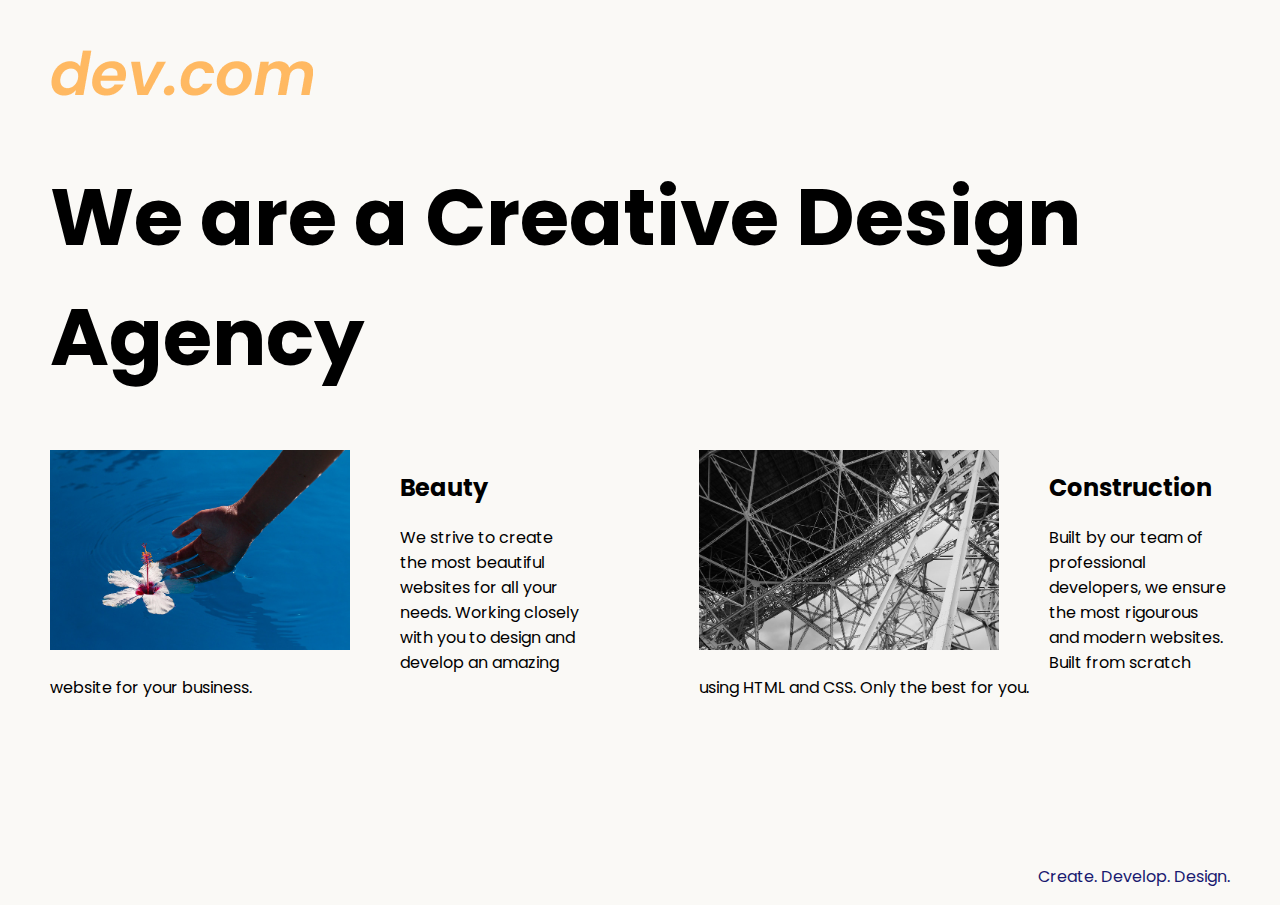
<file: web design agency/index.html>
<!DOCTYPE html>
<html lang="en">

<head>
  <meta charset="UTF-8">
  <meta name="viewport" content="width=device-width, initial-scale=1.0">
  <title>Agency</title>
  <link rel="stylesheet" href="./style.css">
  <link rel="preconnect" href="https://fonts.googleapis.com">
  <link rel="preconnect" href="https://fonts.gstatic.com" crossorigin>
  <link href="https://fonts.googleapis.com/css2?family=Poppins:wght@400;700&display=swap" rel="stylesheet">
</head>

<body>
  <div class="main">
    <img class="logo" src="./assets/images/logo.png" alt="logo">
    <h1>We are a Creative Design Agency</h1>
    <div class="left card"><img class="tile-image" src="./assets/images/beautiful.jpg" alt="hand and flower in water">
      <h2 class="card-title">Beauty</h2>
      <p class="card-text">We strive to create the most beautiful websites for all your needs. Working closely with you
        to
        design and
        develop an amazing website for your business.</p>
    </div>

    <div class="right card"><img class="tile-image" src="./assets/images/construction.jpg" alt="metal structure">
      <h2 class="card-title">Construction</h2>
      <p>Built by our team of professional developers, we ensure the most rigourous and modern websites. Built from
        scratch using HTML and CSS. Only the best for you.</p>
    </div>

  </div>
  <footer>
    <p>Create. Develop. Design.</p>
  </footer>
</body>

</html>
</file>
<file: second/style.css>
html{
    background-color:black ;
}
h1{
    color:white;
    text-transform:uppercase;
    text-align:center;
    font-family: 'Libre Baskerville', serif;
    font-size:3rem;
}
p{
    color:white;
    text-align:center;
    font-family: 'Libre Baskerville', serif;

}

img{
    border:5px solid white;
}
div{
 width:50%;
 margin-left: 25%;
 margin-top: 100px;
    
}
</file>
<file: trafficsignal/style3.css>
#one{
    height: 100px;
    width: 100px;
    background-color: red;
    border-radius:50%;
    /* padding:20px; */
}
#two{
    height: 100px;
    width: 100px;
    background-color:yellow;
    border-radius:50%;
    /* padding:20px; */
}
#three{
    height: 100px;
    width: 100px;
    background-color:green;
    border-radius:50%;
    /* padding: 20px 20px 20px 20px; */
}
#main{
    border:10px solid blue;
    background-color: black;
    padding:20px;
    width:100px;
}
</file>
<file: web design agency/style.css>
body {
  font-family: "Poppins", sans-serif;
  margin: 50px 50px 0 50px;
  background-color: #faf9f6;
  display: flex;
  flex-direction: column;
  min-height: 95vh;
}
.main {
  flex: 1;
}

h1 {
  font-size: 5rem;
}

footer {
  text-align: right;
  color: midnightblue;
}

.tile-image {
  height: 200px;
  float: left;
  margin-right: 50px;
}

.card {
  width: 45%;
}

.left {
  float: left;
}

.right {
  float: right;
}

.creative {
  color: midnightblue;
}

@media (max-width: 680px) {
  .logo {
    width: 100px;
  }

  h1 {
    font-size: 3.5rem;
    text-align: center;
  }

  .card {
    width: 100%;
    display: block;
    margin-bottom: 30px;
    text-align: justify;
  }

  .card img {
    margin-bottom: 10px;
    width: 100%;
    display: inline;
    /* object-fit: cover; */
  }
}
</file>
